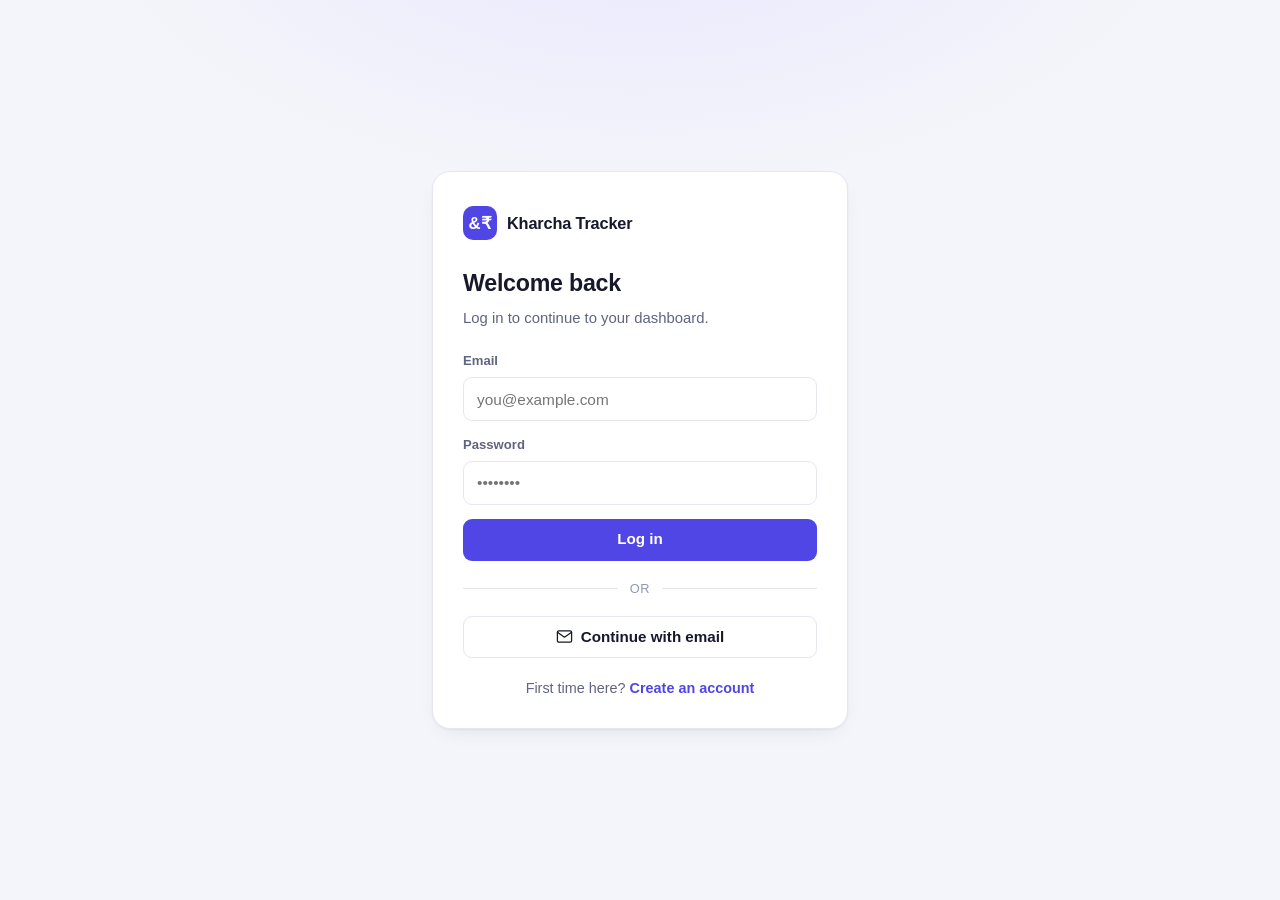
<file: kharcha-tracker/kharcha_v1/kharcha_gateway/frontend_service/index.html>
<!DOCTYPE html>
<html lang="en">
<head>
  <meta charset="utf-8">
  <meta name="viewport" content="width=device-width, initial-scale=1">
  <meta name="theme-color" content="#4f46e5">
  <title>Kharcha Tracker</title>
  <link rel="stylesheet" href="css/app.css">
</head>
<body>
  <noscript>
    <p style="padding:24px;font-family:sans-serif">Kharcha Tracker needs JavaScript enabled to run.</p>
  </noscript>

  <div id="auth-view-container"></div>

  <!-- ========================= APP SHELL ========================= -->
  <div id="app-shell" class="app-shell" hidden>

    <header class="topbar">
      <a class="brand" href="#/dashboard">
        <span class="brand-logo">&&#8377;</span><span class="brand-name">Kharcha</span>
      </a>
      <nav class="topnav" id="topnav" aria-label="Primary"></nav>
      <div class="topbar-actions">
        <button class="icon-btn" id="btn-bell" hidden aria-label="Notifications" title="Notifications"></button>
        <div class="user-chip">
          <span class="avatar" id="user-avatar">?</span>
          <span class="user-chip-name" id="user-chip-name"></span>
        </div>
        <button class="icon-btn" id="btn-logout" aria-label="Log out" title="Log out"></button>
      </div>

      <div class="notif-panel" id="notif-panel" hidden>
        <div class="notif-head">
          <span class="notif-title">Notifications</span>
          <button class="btn btn-ghost btn-sm" id="notif-mark-read" type="button">Mark all read</button>
        </div>
        <div class="notif-list" id="notif-list">
          <p class="empty">No notifications yet.</p>
        </div>
      </div>
    </header>

    <aside class="sidebar" id="sidebar" aria-label="Primary"></aside>

    <main class="main" id="main">
      <div id="view-container"></div>
    </main>

    <nav class="tabbar" id="tabbar" aria-label="Primary"></nav>
  </div>

  <div class="toast" id="toast" hidden></div>
  <div id="modal-root" hidden></div>

  <script type="module" src="js/app.js"></script>
</body>
</html>
</file>
<file: kharcha-tracker/kharcha_v1/kharcha_gateway/frontend_service/css/app.css>
/* ============================================================
   Kharcha Tracker — vanilla CSS, mobile-first
   Breakpoints: 640px (tablet), 1024px (desktop)
   ============================================================ */

:root {
  --bg: #f4f5fa;
  --surface: #ffffff;
  --surface-2: #f8f9fd;
  --text: #16182b;
  --text-dim: #5f6480;
  --text-faint: #9498b3;
  --primary: #4f46e5;
  --primary-dark: #4338ca;
  --primary-soft: #eef0ff;
  --success: #16a34a;
  --success-soft: #eafaf0;
  --danger: #dc2626;
  --danger-soft: #fdeeee;
  --warning: #d97706;
  --warning-soft: #fdf3e3;
  --border: #e5e7f0;
  --radius: 14px;
  --radius-sm: 9px;
  --shadow: 0 1px 2px rgba(22, 24, 43, 0.05), 0 8px 24px -12px rgba(22, 24, 43, 0.12);
  --topbar-h: 58px;
  --tabbar-h: 62px;
  --sidebar-w: 236px;
  --font: -apple-system, BlinkMacSystemFont, "Segoe UI", Roboto, "Helvetica Neue", Arial, sans-serif;
  --mono: "SF Mono", SFMono-Regular, ui-monospace, Menlo, Consolas, monospace;
}

* { box-sizing: border-box; }
[hidden] { display: none !important; }

html, body {
  margin: 0;
  padding: 0;
  height: 100%;
}

body {
  font-family: var(--font);
  font-size: 15px;
  line-height: 1.5;
  color: var(--text);
  background: var(--bg);
  -webkit-font-smoothing: antialiased;
}

h1 { font-size: 1.45rem; margin: 0; letter-spacing: -0.01em; }
h2 { font-size: 1.15rem; margin: 0; }
p  { margin: 0; }
a  { color: var(--primary); }
ul { margin: 0; padding: 0; list-style: none; }

.muted { color: var(--text-dim); }
.empty { color: var(--text-faint); font-size: 0.92rem; padding: 6px 0; }

/* ============================ Icons ============================ */
.icon {
  width: 20px;
  height: 20px;
  flex: 0 0 auto;
  display: inline-block;
  vertical-align: -0.25em;
}

/* ============================ Buttons ============================ */
.btn {
  display: inline-flex;
  align-items: center;
  justify-content: center;
  gap: 8px;
  min-height: 42px;
  padding: 0 18px;
  font: inherit;
  font-weight: 600;
  font-size: 0.95rem;
  border: 1px solid transparent;
  border-radius: var(--radius-sm);
  cursor: pointer;
  background: var(--surface);
  color: var(--text);
  transition: background 0.15s, border-color 0.15s, opacity 0.15s;
  text-decoration: none;
  white-space: nowrap;
}
.btn:disabled { opacity: 0.55; cursor: not-allowed; }
.btn-primary { background: var(--primary); color: #fff; }
.btn-primary:hover:not(:disabled) { background: var(--primary-dark); }
.btn-ghost { background: var(--surface); border-color: var(--border); color: var(--text); }
.btn-ghost:hover:not(:disabled) { border-color: var(--primary); color: var(--primary); }
.btn-danger { background: var(--danger); color: #fff; }
.btn-danger:hover:not(:disabled) { background: #b91c1c; }
.btn-block { width: 100%; }
.btn-sm { min-height: 34px; padding: 0 12px; font-size: 0.86rem; }
.btn-icon .icon { width: 17px; height: 17px; }

.icon-btn {
  display: inline-flex;
  align-items: center;
  justify-content: center;
  width: 38px;
  height: 38px;
  border: none;
  border-radius: 10px;
  background: transparent;
  color: var(--text-dim);
  cursor: pointer;
}
.icon-btn:hover { background: var(--surface-2); color: var(--text); }

/* ============================ Forms ============================ */
.form { display: flex; flex-direction: column; gap: 14px; }
.form--compact { gap: 12px; }
.form-row { display: grid; grid-template-columns: 1fr; gap: 14px; }
.form-actions { display: flex; gap: 10px; justify-content: flex-end; }

.field { display: flex; flex-direction: column; gap: 6px; min-width: 0; }
.field label {
  font-size: 0.82rem;
  font-weight: 600;
  color: var(--text-dim);
}
.field input,
.field select {
  min-height: 44px;
  padding: 0 13px;
  font: inherit;
  font-size: 0.96rem;
  color: var(--text);
  background: var(--surface);
  border: 1px solid var(--border);
  border-radius: var(--radius-sm);
  outline: none;
  transition: border-color 0.15s, box-shadow 0.15s;
  width: 100%;
}
.field input:focus,
.field select:focus {
  border-color: var(--primary);
  box-shadow: 0 0 0 3px rgba(79, 70, 229, 0.15);
}
.field input[readonly] { background: var(--surface-2); color: var(--text-dim); }

.form-error {
  background: var(--danger-soft);
  color: var(--danger);
  border: 1px solid #f6c8c8;
  border-radius: var(--radius-sm);
  padding: 9px 13px;
  font-size: 0.88rem;
}
.form-success {
  background: var(--success-soft);
  color: var(--success);
  border: 1px solid #bfe8cd;
  border-radius: var(--radius-sm);
  padding: 9px 13px;
  font-size: 0.88rem;
}

/* ============================ Cards ============================ */
.card {
  background: var(--surface);
  border: 1px solid var(--border);
  border-radius: var(--radius);
  box-shadow: var(--shadow);
  padding: 18px;
}
.card + .card { margin-top: 16px; }
.card-title {
  display: flex;
  align-items: center;
  gap: 8px;
  font-weight: 700;
  font-size: 0.95rem;
  margin-bottom: 12px;
}
.card-title-icon { display: inline-flex; color: var(--primary); }
.card-title-icon .icon { width: 17px; height: 17px; }

.banner {
  border-radius: var(--radius-sm);
  padding: 12px 15px;
  font-size: 0.92rem;
  font-weight: 600;
  margin-bottom: 16px;
  background: var(--primary-soft);
  color: var(--primary-dark);
  border: 1px solid #d8dbff;
}
.banner--warning { background: var(--warning-soft); color: var(--warning); border-color: #f3ddb6; }
.banner--danger { background: var(--danger-soft); color: var(--danger); border-color: #f6c8c8; }
.banner--ok { background: var(--success-soft); color: var(--success); border-color: #bfe8cd; }
.banner--info { background: var(--primary-soft); color: var(--primary-dark); border-color: #d8dbff; }
.banner--warn { background: var(--warning-soft); color: var(--warning); border-color: #f3ddb6; }

.auth-divider {
  display: flex;
  align-items: center;
  gap: 12px;
  margin: 18px 0;
  color: var(--text-faint);
  font-size: 0.8rem;
  text-transform: uppercase;
  letter-spacing: 0.06em;
}
.auth-divider::before,
.auth-divider::after {
  content: "";
  flex: 1;
  height: 1px;
  background: var(--border);
}

.form-hint {
  font-size: 0.85rem;
  color: var(--text-dim);
  margin: 10px 0 0;
  text-align: center;
}

.fineprint { color: var(--text-faint); font-size: 0.82rem; margin-top: 14px; text-align: center; }

.badge {
  display: inline-block;
  font-size: 0.7rem;
  font-weight: 700;
  letter-spacing: 0.05em;
  text-transform: uppercase;
  padding: 3px 9px;
  border-radius: 999px;
}
.badge-open { background: var(--success-soft); color: var(--success); }
.badge-locked { background: var(--warning-soft); color: var(--warning); }
.badge-settled { background: var(--primary-soft); color: var(--primary-dark); }
.badge-other { background: var(--surface-2); color: var(--text-dim); }

/* ============================ Auth views ============================ */
.view--auth {
  min-height: 100vh;
  min-height: 100dvh;
  display: flex;
  align-items: center;
  justify-content: center;
  padding: 24px 16px;
  background:
    radial-gradient(900px 480px at 50% -12%, #e9e7ff 0%, rgba(233, 231, 255, 0) 62%),
    var(--bg);
}

.auth-card {
  width: 100%;
  max-width: 416px;
  background: var(--surface);
  border: 1px solid var(--border);
  border-radius: calc(var(--radius) + 4px);
  box-shadow: var(--shadow);
  padding: 34px 30px 28px;
}

.auth-brand {
  display: flex;
  align-items: center;
  gap: 10px;
  font-weight: 800;
  font-size: 1.02rem;
  letter-spacing: -0.01em;
}

.brand-logo {
  display: inline-flex;
  align-items: center;
  justify-content: center;
  width: 34px;
  height: 34px;
  border-radius: 10px;
  background: var(--primary);
  color: #fff;
  font-size: 1.05rem;
  font-weight: 800;
  flex: 0 0 auto;
}

.auth-title { margin-top: 26px; }
.auth-subtitle { color: var(--text-dim); font-size: 0.93rem; margin-top: 6px; margin-bottom: 22px; }
.auth-switch { text-align: center; margin-top: 20px; font-size: 0.9rem; color: var(--text-dim); }
.auth-switch a { font-weight: 600; text-decoration: none; }
.auth-switch a:hover { text-decoration: underline; }

/* ============================ App shell ============================ */
.app-shell {
  display: grid;
  min-height: 100vh;
  min-height: 100dvh;
  grid-template:
    "topbar" auto
    "main" 1fr
    "tabbar" auto
    / 1fr;
}

.topbar {
  grid-area: topbar;
  position: sticky;
  top: 0;
  z-index: 30;
  display: flex;
  align-items: center;
  gap: 14px;
  height: var(--topbar-h);
  padding: 0 14px;
  background: var(--surface);
  border-bottom: 1px solid var(--border);
}

.brand {
  display: flex;
  align-items: center;
  gap: 9px;
  font-weight: 800;
  font-size: 1rem;
  color: var(--text);
  text-decoration: none;
  letter-spacing: -0.01em;
}
.brand .brand-logo { width: 30px; height: 30px; font-size: 0.95rem; border-radius: 8px; }

.topbar-actions {
  margin-left: auto;
  display: flex;
  align-items: center;
  gap: 6px;
}

.icon-btn--badge { position: relative; }
.icon-btn--badge::after {
  content: attr(data-count);
  position: absolute;
  top: 1px;
  right: 1px;
  min-width: 16px;
  height: 16px;
  padding: 0 4px;
  border-radius: 8px;
  background: var(--danger);
  color: #fff;
  font-size: 0.62rem;
  font-weight: 700;
  line-height: 16px;
  text-align: center;
}

.notif-panel {
  position: fixed;
  top: calc(var(--topbar-h) - 6px);
  right: 14px;
  z-index: 40;
  width: min(340px, calc(100vw - 24px));
  max-height: 70vh;
  overflow: auto;
  background: var(--surface);
  border: 1px solid var(--border);
  border-radius: var(--radius);
  box-shadow: var(--shadow);
  padding: 12px;
}

.notif-head {
  display: flex;
  align-items: center;
  justify-content: space-between;
  gap: 8px;
  margin-bottom: 8px;
}
.notif-title { font-weight: 700; font-size: 0.92rem; }
.notif-list { display: flex; flex-direction: column; gap: 8px; }
.notif-item {
  border: 1px solid var(--border);
  border-radius: var(--radius-sm);
  padding: 9px 11px;
  font-size: 0.86rem;
}
.notif-item--unread { background: var(--primary-soft); border-color: transparent; }
.notif-item-title { font-weight: 600; }
.notif-item-time { display: block; margin-top: 3px; font-size: 0.74rem; color: var(--text-dim); }

.user-chip { display: none; align-items: center; gap: 9px; min-width: 0; }
.user-chip-name {
  font-size: 0.88rem;
  font-weight: 600;
  color: var(--text-dim);
  max-width: 140px;
  overflow: hidden;
  text-overflow: ellipsis;
  white-space: nowrap;
}

.avatar {
  display: inline-flex;
  align-items: center;
  justify-content: center;
  width: 32px;
  height: 32px;
  border-radius: 50%;
  background: var(--primary-soft);
  color: var(--primary-dark);
  font-weight: 700;
  font-size: 0.85rem;
  flex: 0 0 auto;
}

/* Tablet top nav (hidden on mobile & desktop) */
.topnav { display: none; gap: 4px; }

/* Sidebar (desktop only) */
.sidebar { display: none; }

.main {
  grid-area: main;
  min-width: 0;
  padding: 22px 16px calc(var(--tabbar-h) + 26px);
}
.main > #view-container > .view { max-width: 1080px; margin: 0 auto; }

.view-header {
  display: flex;
  flex-wrap: wrap;
  align-items: flex-end;
  justify-content: space-between;
  gap: 12px;
  margin-bottom: 20px;
}
.view-sub { color: var(--text-dim); font-size: 0.92rem; margin-top: 5px; }

/* Mobile bottom tab bar */
.tabbar {
  grid-area: tabbar;
  position: sticky;
  bottom: 0;
  z-index: 30;
  display: flex;
  height: var(--tabbar-h);
  background: var(--surface);
  border-top: 1px solid var(--border);
  padding-bottom: env(safe-area-inset-bottom, 0);
}

.nav-item {
  display: flex;
  align-items: center;
  gap: 9px;
  text-decoration: none;
  color: var(--text-dim);
  font-weight: 600;
  font-size: 0.9rem;
  border-radius: var(--radius-sm);
  padding: 8px 12px;
  transition: background 0.15s, color 0.15s;
}
.nav-item:hover { background: var(--surface-2); color: var(--text); }
.nav-item.is-active { background: var(--primary-soft); color: var(--primary-dark); }
.nav-label { white-space: nowrap; }

/* tabbar flavour: icon over label, equal width */
.tabbar .nav-item {
  flex: 1;
  flex-direction: column;
  justify-content: center;
  gap: 3px;
  font-size: 0.68rem;
  font-weight: 700;
  padding: 6px 2px;
  border-radius: 0;
  text-transform: uppercase;
  letter-spacing: 0.03em;
}
.tabbar .nav-item:hover { background: transparent; }
.tabbar .nav-item.is-active { background: transparent; color: var(--primary); }
.tabbar .nav-item.is-active .icon { stroke-width: 2.2; }

/* ============================ Dashboard ============================ */
.stat-grid {
  display: grid;
  grid-template-columns: 1fr;
  gap: 14px;
  margin-bottom: 16px;
}
.stat-card { display: flex; flex-direction: column; gap: 3px; }
.stat-label { font-size: 0.78rem; font-weight: 700; text-transform: uppercase; letter-spacing: 0.06em; color: var(--text-faint); }
.stat-value { font-size: 1.3rem; font-weight: 800; letter-spacing: -0.01em; }
.stat-link { font-size: 0.85rem; font-weight: 600; text-decoration: none; margin-top: 6px; }
.stat-link:hover { text-decoration: underline; }
.stat-row { display: flex; flex-direction: row; gap: 3px; align-items: baseline; }
.stat-card .stat-row .stat-value { font-size: 1.00rem; font-weight: 700; letter-spacing: 0.06em; }
/* ============================ Groups ============================ */
.two-col {
  display: grid;
  grid-template-columns: 1fr;
  gap: 16px;
  margin-top: 16px;
}
.two-col .card + .card { margin-top: 0; }

.list { display: flex; flex-direction: column; gap: 14px; margin-top: 16px; }

.group-card { display: flex; flex-direction: column; gap: 12px; }
.group-head { display: flex; align-items: center; gap: 10px; flex-wrap: wrap; }
.group-head h2 { font-size: 1.05rem; }
.group-meta { color: var(--text-dim); font-size: 0.86rem; }

.code-box {
  display: flex;
  align-items: center;
  gap: 10px;
  background: var(--surface-2);
  border: 1px dashed var(--border);
  border-radius: var(--radius-sm);
  padding: 9px 12px;
  flex-wrap: wrap;
}
.code-box code {
  font-family: var(--mono);
  font-size: 1.02rem;
  font-weight: 700;
  letter-spacing: 0.14em;
  color: var(--primary-dark);
  user-select: all;
}
.code-box .code-label {
  font-size: 0.74rem;
  font-weight: 700;
  text-transform: uppercase;
  letter-spacing: 0.05em;
  color: var(--text-faint);
}

.group-actions { display: flex; gap: 8px; flex-wrap: wrap; }

.group-card-head { display: flex; align-items: flex-start; justify-content: space-between; gap: 12px; flex-wrap: wrap; }
.group-card-name { font-weight: 700; font-size: 1.02rem; }
.group-card-meta { color: var(--text-dim); font-size: 0.86rem; margin-top: 2px; }
.group-card-actions { display: flex; gap: 8px; flex-wrap: wrap; }
.group-status {
  display: inline-block;
  padding: 1px 8px;
  border-radius: 999px;
  font-size: 0.74rem;
  font-weight: 700;
  letter-spacing: 0.03em;
  text-transform: uppercase;
  background: var(--surface-2);
  border: 1px solid var(--border);
  color: var(--text-dim);
}
.group-status--open { background: #ecfdf5; border-color: #a7f3d0; color: #047857; }
.group-status--locked { background: #fffbeb; border-color: #fde68a; color: #b45309; }
.group-status--settled { background: #eff6ff; border-color: #bfdbfe; color: #1d4ed8; }

.invite-code-row {
  display: flex;
  align-items: center;
  gap: 10px;
  background: var(--surface-2);
  border: 1px dashed var(--border);
  border-radius: var(--radius-sm);
  padding: 9px 12px;
  flex-wrap: wrap;
}
.invite-code {
  font-family: var(--mono);
  font-size: 1.02rem;
  font-weight: 700;
  letter-spacing: 0.14em;
  color: var(--primary-dark);
  user-select: all;
}

.invite-item {
  display: flex;
  flex-wrap: wrap;
  align-items: center;
  gap: 10px;
  background: var(--surface-2);
  border: 1px solid var(--border);
  border-radius: var(--radius-sm);
  padding: 12px 14px;
}
.invite-item .invite-info { flex: 1; min-width: 180px; }
.invite-item .invite-group { font-weight: 700; font-size: 0.94rem; }
.invite-item .invite-from { color: var(--text-dim); font-size: 0.84rem; }
.invite-item .invite-actions { display: flex; gap: 8px; }

/* ============================ Plans ============================ */
.plan-grid {
  display: grid;
  grid-template-columns: 1fr;
  gap: 16px;
}

.plan-card {
  position: relative;
  display: flex;
  flex-direction: column;
  gap: 8px;
  transition: border-color 0.15s, transform 0.15s;
}
.plan-card:hover { border-color: var(--primary); }
.plan-card--featured { border-color: var(--primary); box-shadow: 0 0 0 1px var(--primary), var(--shadow); }

.plan-badge {
  position: absolute;
  top: -11px;
  right: 16px;
  background: var(--primary);
  color: #fff;
  font-size: 0.7rem;
  font-weight: 800;
  text-transform: uppercase;
  letter-spacing: 0.06em;
  padding: 4px 11px;
  border-radius: 999px;
}

.plan-name { font-weight: 800; font-size: 1.02rem; }
.plan-price { font-size: 1.75rem; font-weight: 800; letter-spacing: -0.02em; }
.plan-price span { font-size: 0.88rem; font-weight: 600; color: var(--text-faint); letter-spacing: 0; }
.plan-feats { display: flex; flex-direction: column; gap: 6px; margin: 4px 0 10px; }
.plan-feats li { font-size: 0.88rem; color: var(--text-dim); padding-left: 20px; position: relative; }
.plan-feats li::before {
  content: "✓";
  position: absolute;
  left: 0;
  color: var(--success);
  font-weight: 700;
}
.plan-buy { margin-top: auto; }

/* ============================ Toast ============================ */
.toast {
  position: fixed;
  left: 50%;
  bottom: calc(var(--tabbar-h) + 18px);
  transform: translateX(-50%);
  z-index: 90;
  max-width: min(92vw, 440px);
  background: var(--text);
  color: #fff;
  font-size: 0.9rem;
  font-weight: 600;
  padding: 11px 18px;
  border-radius: 999px;
  box-shadow: var(--shadow);
  text-align: center;
}
.toast--error { background: var(--danger); }
.toast--success { background: var(--success); }

/* ============================ Charts ============================ */
.segmented {
  display: inline-flex;
  gap: 4px;
  padding: 4px;
  background: var(--surface-2);
  border: 1px solid var(--border);
  border-radius: 999px;
  margin-bottom: 12px;
}
.segmented-btn {
  border: none;
  background: transparent;
  color: var(--text-dim);
  font: inherit;
  font-size: 0.84rem;
  font-weight: 600;
  padding: 6px 14px;
  border-radius: 999px;
  cursor: pointer;
}
.segmented-btn:hover { color: var(--text); }
.segmented-btn.is-active {
  background: var(--surface);
  color: var(--primary-dark);
  box-shadow: var(--shadow);
}

.chart-box { width: 100%; }
.chart-svg { display: block; width: 100%; height: auto; }
.chart-split {
  display: flex;
  flex-wrap: wrap;
  align-items: center;
  gap: 16px;
  margin-top: 14px;
}
.chart-box--pie { width: min(200px, 60vw); flex: 0 0 auto; }
.chart-legend {
  list-style: none;
  display: flex;
  flex-direction: column;
  gap: 6px;
  min-width: 0;
  flex: 1 1 180px;
}
.legend-item {
  display: flex;
  align-items: center;
  gap: 8px;
  font-size: 0.86rem;
  color: var(--text-dim);
}
.legend-dot {
  width: 10px;
  height: 10px;
  border-radius: 3px;
  flex: 0 0 auto;
}
.legend-val {
  margin-left: auto;
  font-family: var(--mono);
  font-size: 0.82rem;
  color: var(--text);
}

/* ============================ Modal ============================ */
.modal-overlay {
  position: fixed;
  inset: 0;
  z-index: 100;
  background: rgba(22, 24, 43, 0.55);
  display: flex;
  align-items: center;
  justify-content: center;
  padding: 16px;
}
.modal {
  background: var(--surface);
  border: 1px solid var(--border);
  border-radius: var(--radius);
  box-shadow: var(--shadow);
  width: min(520px, 100%);
  max-height: min(86vh, 720px);
  display: flex;
  flex-direction: column;
}
.modal-head {
  display: flex;
  align-items: center;
  justify-content: space-between;
  gap: 10px;
  padding: 12px 14px;
  border-bottom: 1px solid var(--border);
}
.modal-title { font-weight: 700; min-width: 0; overflow: hidden; text-overflow: ellipsis; white-space: nowrap; }
.modal-body { padding: 14px 16px 16px; overflow-y: auto; }
.expense-edit-form { display: flex; flex-direction: column; gap: 12px; }

.icon-btn--sm { width: 30px; height: 30px; border-radius: 8px; }
.icon-btn--sm svg { width: 16px; height: 16px; }
.icon-btn:disabled { opacity: 0.4; cursor: not-allowed; }
.icon-btn--danger:hover:not(:disabled) { color: var(--danger); }

.contrib-block {
  border-top: 1px dashed var(--border);
  padding-top: 10px;
  margin-top: 4px;
}
.contrib-head {
  display: flex;
  align-items: baseline;
  justify-content: space-between;
  gap: 8px;
  font-size: 0.82rem;
  font-weight: 700;
  text-transform: uppercase;
  letter-spacing: 0.04em;
  color: var(--text-faint);
  margin-bottom: 6px;
}
.contrib-sum {
  font-family: var(--mono);
  font-weight: 600;
  text-transform: none;
  letter-spacing: 0;
  color: var(--text-dim);
}
.contrib-sum--bad { color: var(--danger); }
.contrib-row {
  display: flex;
  align-items: center;
  justify-content: space-between;
  gap: 10px;
  padding: 4px 0;
}
.contrib-name {
  font-size: 0.92rem;
  min-width: 0;
  overflow: hidden;
  text-overflow: ellipsis;
  white-space: nowrap;
}
.contrib-amt,
.split-pct {
  width: 110px;
  padding: 7px 9px;
  border: 1px solid var(--border);
  border-radius: var(--radius-sm);
  background: var(--surface-2);
  font-family: var(--mono);
  font-size: 0.9rem;
  text-align: right;
  outline: none;
  transition: border-color 0.15s, box-shadow 0.15s;
}
.contrib-amt:focus,
.split-pct:focus {
  border-color: var(--primary);
  box-shadow: 0 0 0 3px rgba(79, 70, 229, 0.15);
}

/* ============================ TABLET ≥640px ============================ */
@media (min-width: 640px) {
  .app-shell {
    grid-template:
      "topbar" auto
      "main" 1fr
      / 1fr;
    height: 100vh;
    height: 100dvh;
    overflow: hidden;
  }

  .tabbar { display: none; }

  .topnav {
    display: flex;
    align-items: center;
    gap: 4px;
  }

  .user-chip { display: flex; }

  .main {
    overflow-y: auto;
    padding: 26px 26px 40px;
  }

  .form-row { grid-template-columns: 1fr 1fr; }
  .field--narrow { max-width: 200px; }

  .stat-grid { grid-template-columns: repeat(3, 1fr); }

  .two-col { grid-template-columns: 1fr 1fr; }

  .plan-grid { grid-template-columns: repeat(2, 1fr); }

  .toast { bottom: 26px; }
}

/* ============================ DESKTOP ≥1024px ============================ */
@media (min-width: 1024px) {
  .app-shell {
    grid-template:
      "topbar topbar" auto
      "sidebar main" 1fr
      / var(--sidebar-w) minmax(0, 1fr);
  }

  .topnav { display: none; }

  .sidebar {
    grid-area: sidebar;
    display: flex;
    flex-direction: column;
    gap: 4px;
    padding: 18px 14px;
    background: var(--surface);
    border-right: 1px solid var(--border);
    overflow-y: auto;
  }

  .sidebar .nav-item { padding: 10px 12px; font-size: 0.93rem; }
  .sidebar .nav-item.is-active { color: var(--primary-dark); }
  .sidebar .nav-spacer { flex: 1; }
  .sidebar .nav-foot {
    font-size: 0.78rem;
    color: var(--text-faint);
    padding: 10px 12px 0;
    border-top: 1px solid var(--border);
    margin-top: 8px;
    overflow: hidden;
    text-overflow: ellipsis;
    white-space: nowrap;
  }

  .topbar { padding: 0 22px; }

  .main { padding: 30px 34px 48px; }

  .plan-grid { grid-template-columns: repeat(4, 1fr); align-items: stretch; }
}

/* ============================ Narrow phones ============================ */
@media (max-width: 380px) {
  .auth-card { padding: 26px 20px 22px; }
  .tabbar .nav-item { font-size: 0.62rem; }
  .view-header .btn { width: 100%; }
}

@media (prefers-reduced-motion: reduce) {
  * { transition: none !important; animation: none !important; }
}

/* ============================ Members + expenses ============================ */
.member-chips { display: flex; flex-wrap: wrap; gap: 6px; }
.member-chip {
  display: inline-block;
  padding: 3px 10px;
  border-radius: 999px;
  font-size: 0.8rem;
  font-weight: 600;
  background: var(--surface-2);
  border: 1px solid var(--border);
  color: var(--text-dim);
}

.card-subtitle {
  font-size: 0.8rem;
  font-weight: 700;
  text-transform: uppercase;
  letter-spacing: 0.04em;
  color: var(--text-faint);
  margin-bottom: 6px;
}

.group-summary {
  border-top: 1px solid var(--border);
  padding-top: 10px;
}

.expense-list { display: flex; flex-direction: column; gap: 8px; }
.empty--sm { font-size: 0.86rem; padding: 2px 0; }

.expense-row {
  display: flex;
  align-items: flex-start;
  justify-content: space-between;
  gap: 10px;
  background: var(--surface-2);
  border: 1px solid var(--border);
  border-radius: var(--radius-sm);
  padding: 9px 12px;
  flex-wrap: wrap;
}
.expense-row-main { display: flex; align-items: baseline; gap: 10px; flex-wrap: wrap; min-width: 0; flex: 1; }
.expense-desc { font-weight: 600; }
.expense-amt { font-family: var(--mono); font-weight: 700; color: var(--primary-dark); }
.expense-row-meta { width: 100%; color: var(--text-dim); font-size: 0.82rem; }
.expense-row-actions { display: flex; gap: 6px; }

.group-expense-actions { display: flex; gap: 8px; }

/* ------------------------------ Group notes (E5) ------------------------------ */
.group-notes {
  border-top: 1px solid var(--border);
  padding-top: 10px;
}

.group-notes-actions { display: flex; gap: 8px; }

.notes-list { display: flex; flex-direction: column; gap: 8px; }

.note-row {
  display: flex;
  flex-direction: column;
  gap: 6px;
  background: var(--surface-2);
  border: 1px solid var(--border);
  border-radius: var(--radius-sm);
  padding: 9px 12px;
}
.note-row-head { display: flex; align-items: center; justify-content: space-between; gap: 8px; }
.note-date { font-family: var(--mono); font-size: 0.82rem; color: var(--text-dim); }
.note-modified { font-size: 0.78rem; color: var(--text-faint); }
.note-row-actions { display: flex; gap: 6px; }
.note-message { font-weight: 600; white-space: pre-wrap; }
.note-tags { display: flex; flex-wrap: wrap; gap: 6px; }
.tag-chip {
  background: var(--surface);
  border: 1px solid var(--border);
  color: var(--text-dim);
  border-radius: 999px;
  padding: 1px 9px;
  font-size: 0.76rem;
}

.note-form { border-top: 1px dashed var(--border); padding-top: 12px; }

#expenses-add-block { margin-top: 14px; }
#expenses-list-card .card-subtitle {
  font-size: 0.8rem;
  font-weight: 700;
  text-transform: uppercase;
  letter-spacing: 0.04em;
  color: var(--text-faint);
  margin-bottom: 8px;
}

.expense-form {
  border-top: 1px dashed var(--border);
  padding-top: 12px;
}
.expense-form .card-title { margin-bottom: 10px; }

/* ------------------------------ Settlement ------------------------------ */
.settle-panel {
  border-top: 1px dashed var(--border);
  padding-top: 12px;
  margin-top: 12px;
  display: flex;
  flex-direction: column;
  gap: 12px;
}
.settle-head {
  display: flex;
  align-items: center;
  justify-content: space-between;
  gap: 10px;
  flex-wrap: wrap;
}
.settle-section-title {
  display: flex;
  align-items: center;
  gap: 8px;
  font-size: 0.78rem;
  font-weight: 700;
  text-transform: uppercase;
  letter-spacing: 0.04em;
  color: var(--text-dim);
  margin-bottom: 8px;
}
.settle-actions { display: flex; gap: 8px; flex-wrap: wrap; }

.net-dues-row {
  display: flex;
  align-items: center;
  justify-content: space-between;
  gap: 10px;
  background: var(--surface-2);
  border: 1px solid var(--border);
  border-radius: var(--radius-sm);
  padding: 7px 12px;
  font-size: 0.9rem;
}
.net-dues-amt { font-family: var(--mono); font-weight: 700; }

/* E6: corpus fund panel (read-only, derived from the settlement preview) */
.corpus-fund {
  background: var(--surface-2);
  border: 1px solid var(--border);
  border-radius: var(--radius-sm);
  padding: 10px 12px;
}
.corpus-total {
  font-family: var(--mono);
  font-weight: 700;
  font-size: 0.85rem;
  text-transform: none;
  letter-spacing: 0;
  color: var(--text);
}
.corpus-line {
  display: flex;
  align-items: center;
  justify-content: space-between;
  gap: 10px;
  font-size: 0.9rem;
  padding: 2px 0;
}
.corpus-line span:last-child { font-family: var(--mono); font-weight: 600; }
.corpus-subtitle {
  font-size: 0.72rem;
  font-weight: 700;
  text-transform: uppercase;
  letter-spacing: 0.04em;
  color: var(--text-dim);
  margin: 8px 0 2px;
}
.corpus-deposit {
  display: flex;
  align-items: center;
  justify-content: space-between;
  gap: 10px;
  font-size: 0.88rem;
  padding: 4px 0;
  border-top: 1px solid var(--border);
}
.corpus-deposit-amt { font-family: var(--mono); font-weight: 700; }

.payout-row {
  display: flex;
  flex-direction: column;
  gap: 6px;
  background: var(--surface-2);
  border: 1px solid var(--border);
  border-radius: var(--radius-sm);
  padding: 9px 12px;
}
.payout-row-main {
  display: flex;
  align-items: baseline;
  gap: 10px;
  flex-wrap: wrap;
}
.payout-route { font-weight: 600; }
.payout-amt { margin-left: auto; font-family: var(--mono); font-weight: 700; color: var(--primary-dark); }
.payout-row-meta { color: var(--text-dim); font-size: 0.82rem; }
.payout-row-actions { display: flex; gap: 6px; flex-wrap: wrap; }

.payout-status {
  display: inline-block;
  padding: 1px 8px;
  border-radius: 999px;
  font-size: 0.72rem;
  font-weight: 700;
  letter-spacing: 0.03em;
  text-transform: uppercase;
  background: var(--surface);
  border: 1px solid var(--border);
  color: var(--text-dim);
}
.payout-status--pending { background: var(--warning-soft); border-color: #fde68a; color: #b45309; }
.payout-status--paid { background: var(--primary-soft); border-color: #d8dbff; color: var(--primary-dark); }
.payout-status--settled { background: var(--success-soft); border-color: #bfe8cd; color: var(--success); }
.payout-status--failed { background: var(--danger-soft); border-color: #f6c8c8; color: var(--danger); }
.payout-status--cancelled { background: var(--surface-2); color: var(--text-faint); }

.adhoc-form {
  border-top: 1px dashed var(--border);
  padding-top: 12px;
  display: flex;
  flex-direction: column;
  gap: 12px;
}
.adhoc-form .card-title { margin: 0; }
.payout-link-form {
  display: flex;
  flex-direction: column;
  gap: 8px;
  background: var(--surface);
  border: 1px dashed var(--border);
  border-radius: var(--radius-sm);
  padding: 10px 12px;
}
.payout-link-form .form-actions { justify-content: flex-start; }


/* ============================ Activity log ============================ */
.activity-toolbar {
  display: grid;
  grid-template-columns: 1fr;
  gap: 12px;
  align-items: end;
}
.activity-clear { justify-self: start; }

.table-wrap { overflow-x: auto; }
.activity-table {
  width: 100%;
  border-collapse: collapse;
  font-size: 0.9rem;
}
.activity-table thead { display: none; }
.activity-table tr {
  display: block;
  padding: 10px 0;
  border-bottom: 1px solid var(--border);
}
.activity-table tr:last-child { border-bottom: none; }
.activity-table td {
  display: grid;
  grid-template-columns: 84px minmax(0, 1fr);
  gap: 10px;
  padding: 3px 0;
  overflow-wrap: anywhere;
}
.activity-table td::before {
  content: attr(data-label);
  font-size: 0.74rem;
  font-weight: 700;
  text-transform: uppercase;
  letter-spacing: 0.04em;
  color: var(--text-faint);
  padding-top: 2px;
}
.activity-table td[data-label="When"] {
  color: var(--text-dim);
  font-size: 0.84rem;
}

.event-pill {
  display: inline-block;
  padding: 1px 8px;
  border-radius: 999px;
  font-size: 0.72rem;
  font-weight: 700;
  letter-spacing: 0.03em;
  text-transform: uppercase;
  background: var(--surface-2);
  border: 1px solid var(--border);
  color: var(--text-dim);
}
.event-pill--create { background: var(--success-soft); border-color: #bfe8cd; color: var(--success); }
.event-pill--update { background: var(--primary-soft); border-color: #d8dbff; color: var(--primary-dark); }
.event-pill--delete { background: var(--danger-soft); border-color: #f6c8c8; color: var(--danger); }
.event-pill--lock { background: var(--warning-soft); border-color: #f3ddb6; color: var(--warning); }
.event-pill--unlock { background: #e6fbf9; border-color: #bff0ea; color: #0f766e; }

.pager {
  display: flex;
  align-items: center;
  justify-content: space-between;
  gap: 10px;
  margin-top: 14px;
}
.pager-info { color: var(--text-dim); font-size: 0.84rem; }

@media (min-width: 640px) {
  .activity-toolbar {
    grid-template-columns: minmax(0, 2fr) minmax(0, 1fr) minmax(0, 1fr) auto;
  }

  .activity-table thead { display: table-header-group; }
  .activity-table tr {
    display: table-row;
    padding: 0;
    border-bottom: none;
  }
  .activity-table th,
  .activity-table td {
    display: table-cell;
    padding: 9px 10px;
    border-bottom: 1px solid var(--border);
    text-align: left;
    vertical-align: top;
  }
  .activity-table th {
    font-size: 0.74rem;
    text-transform: uppercase;
    letter-spacing: 0.04em;
    color: var(--text-faint);
  }
  .activity-table td::before { content: none; }
  .activity-table td[data-label="When"] { white-space: nowrap; }
  .activity-table td[data-label="Event"] { white-space: nowrap; }
  .activity-table td[data-label="Details"] { min-width: 220px; }
  .activity-table tbody tr:last-child td { border-bottom: none; }
}
</file>
